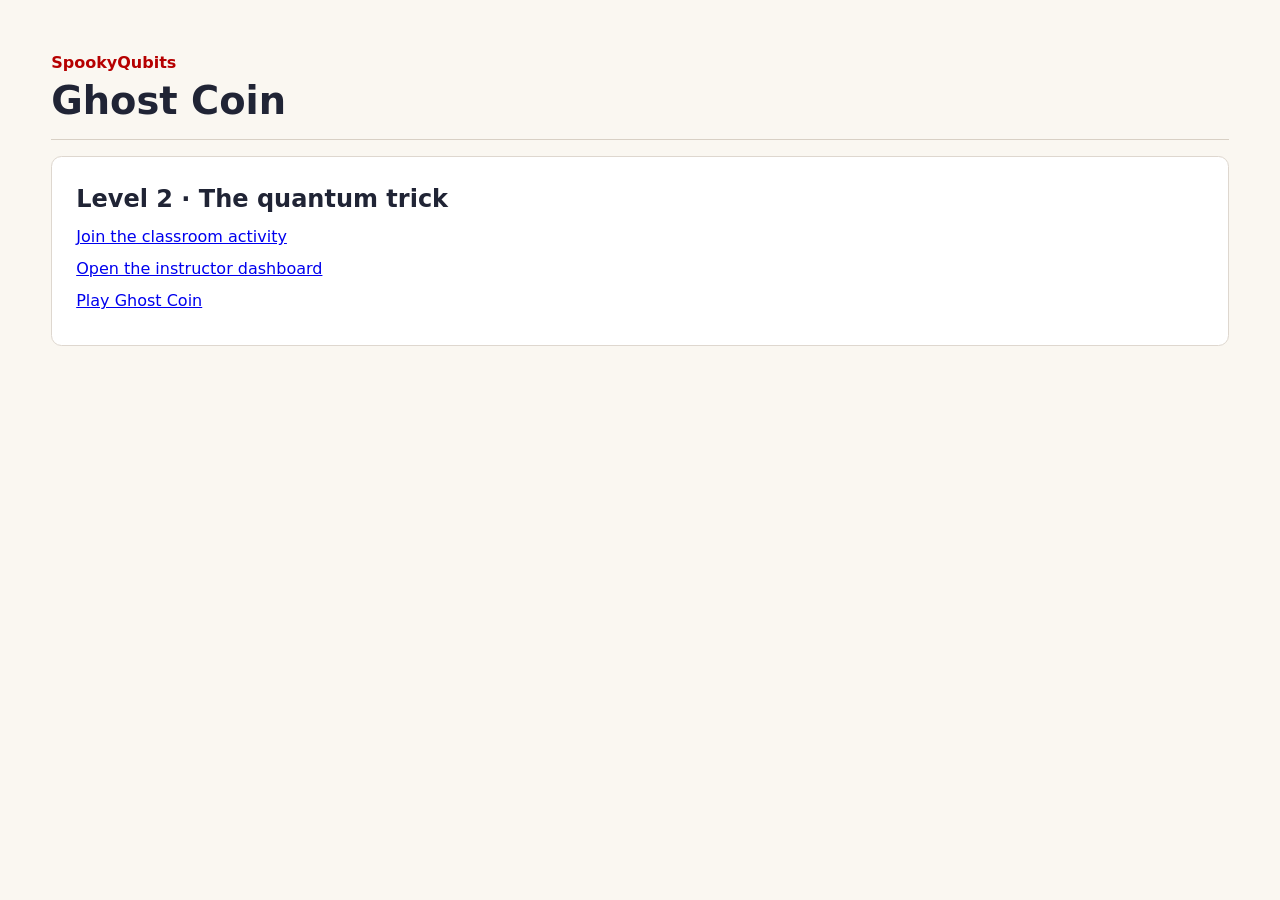
<file: index.html>
<!doctype html>
<html lang="en">
<head>
<meta charset="utf-8">
<meta name="viewport" content="width=device-width,initial-scale=1">
<meta http-equiv="Content-Security-Policy" content="default-src 'none'; style-src 'self'; base-uri 'none'; form-action 'none'">
<title>Ghost Coin · Level 2 classroom activity</title>
<link rel="stylesheet" href="./analytics/instructor.css">
</head>
<body>
<main>
  <header>
    <div><p class="brand">SpookyQubits</p><h1>Ghost Coin</h1></div>
  </header>
  <section aria-labelledby="level-title">
    <h2 id="level-title">Level 2 · The quantum trick</h2>
    <p><a href="./games/ghost-coin.html?classroom=1">Join the classroom activity</a></p>
    <p><a href="./instructor.html">Open the instructor dashboard</a></p>
    <p><a href="./games/ghost-coin.html">Play Ghost Coin</a></p>
  </section>
</main>
</body>
</html>
</file>
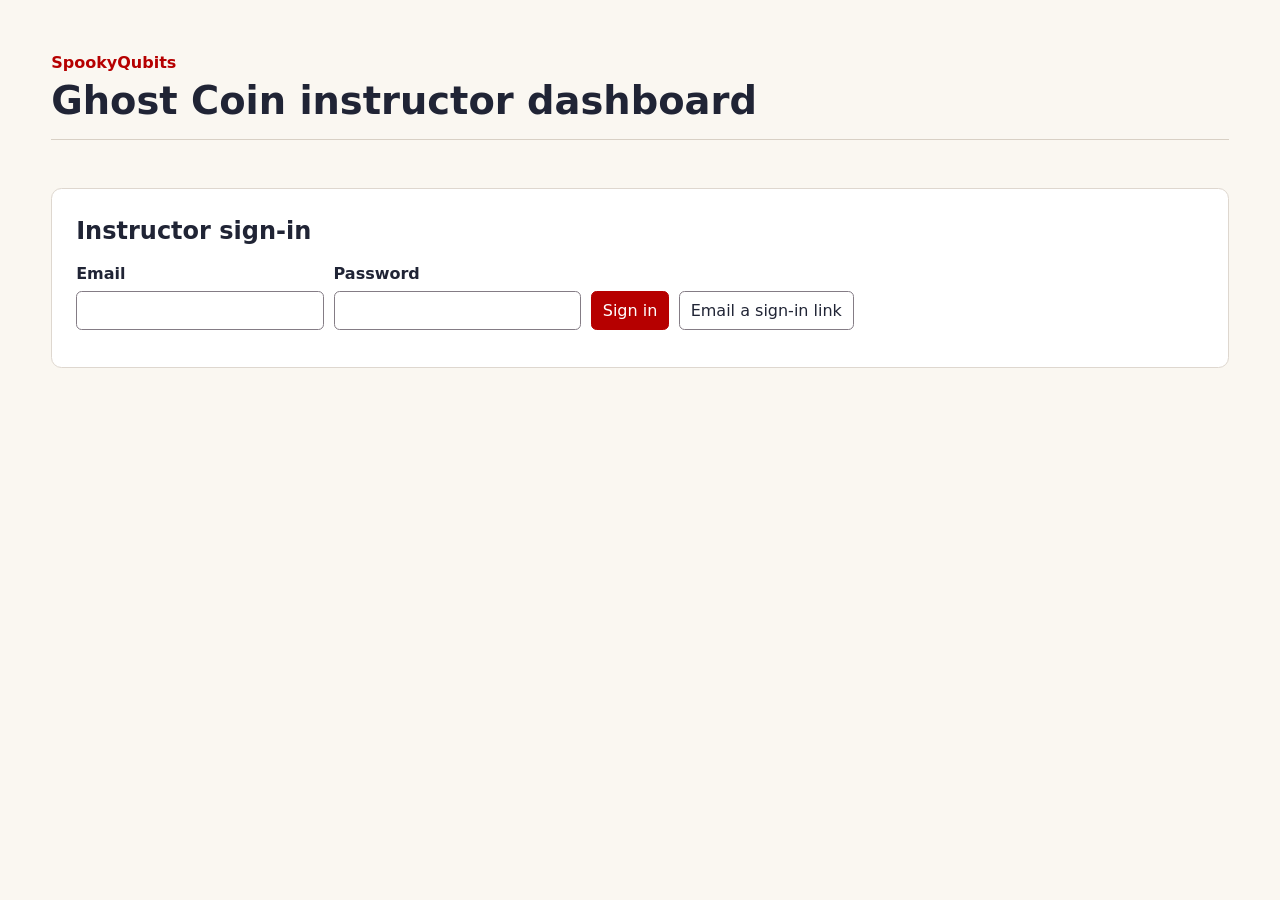
<file: instructor.html>
<!doctype html>
<html lang="en">
<head>
<meta charset="utf-8">
<meta name="viewport" content="width=device-width,initial-scale=1">
<meta http-equiv="Content-Security-Policy" content="default-src 'none'; script-src 'self'; style-src 'self'; connect-src https://*.supabase.co http://localhost:54321 http://127.0.0.1:54321; base-uri 'none'; form-action 'none'">
<meta name="robots" content="noindex">
<meta name="referrer" content="no-referrer">
<title>Ghost Coin · Instructor dashboard</title>
<link rel="stylesheet" href="./analytics/instructor.css">
<script type="module" src="./analytics/instructor.mjs"></script>
</head>
<body>
<main>
  <header>
    <div><p class="brand">SpookyQubits</p><h1>Ghost Coin instructor dashboard</h1></div>
    <button id="logout" type="button" hidden>Sign out</button>
  </header>
  <p id="status" role="status" aria-live="polite"></p>
  <section id="login" aria-labelledby="login-title">
    <h2 id="login-title">Instructor sign-in</h2>
    <form id="login-form">
      <label>Email <input type="email" name="email" autocomplete="email" required></label>
      <label>Password <input type="password" name="password" autocomplete="current-password"></label>
      <button class="primary" name="method" value="password">Sign in</button>
      <button name="method" value="link">Email a sign-in link</button>
    </form>
  </section>
  <div id="dashboard" hidden>
    <section aria-labelledby="classes-title">
      <h2 id="classes-title">Classes</h2>
      <div class="actions">
        <label>Class <select id="class-select"><option value="">Select a class</option></select></label>
        <button id="create-class" type="button">New class</button>
      </div>
      <form id="class-form" hidden>
        <label>Class name <input name="label" maxlength="80" required></label>
        <label>Rounds for credit <input name="rounds" type="number" min="1" max="20" value="1" required></label>
        <label class="check"><input name="open" type="checkbox" checked> Accept enrollment and saves</label>
        <button class="primary">Save class</button>
        <button id="rotate" type="button" hidden>Rotate class code</button>
      </form>
      <p id="new-code" hidden></p>
    </section>
    <section id="reports" aria-labelledby="reports-title" hidden>
      <h2 id="reports-title">Class sessions</h2>
      <p>Visible time covers Level 2 while the tab is visible. Estimated active time extends to 60 seconds after a game action. Visible idle time begins after that. Hidden time is reported separately.</p>
      <div class="actions">
        <button id="refresh" type="button">Refresh</button>
        <button id="class-report-load" type="button" aria-expanded="false" aria-controls="class-report">View quantitative report</button>
        <button id="summary-export" type="button">Export class summary</button>
        <button id="event-export" type="button">Export class events</button>
        <button id="card-export" type="button">Export card plays</button>
      </div>
      <div class="scroll"><table>
        <thead><tr><th>Participant</th><th>Completion</th><th>First / last saved</th><th>Visible / active / idle / hidden</th><th>Resolved / abandoned / restarts</th><th>Human / computer moves</th><th>Session state</th><th>Timeline</th></tr></thead>
        <tbody id="sessions"></tbody>
      </table></div>
      <button id="more-sessions" type="button" hidden>Show more sessions</button>
    </section>
    <section id="class-report" aria-labelledby="class-report-title" hidden>
      <h2 id="class-report-title" tabindex="-1">Quantitative class report</h2>
      <p>Saved Level 2 activity for the selected class. Card counts include choices from unfinished rounds.</p>
      <div id="class-report-content"></div>
      <p class="report-note">Use card choices and outcomes to discuss strategy. Ask students to predict and explain a result to check understanding.</p>
    </section>
    <section id="detail" aria-labelledby="detail-title" hidden>
      <h2 id="detail-title"></h2>
      <p id="detail-id"></p>
      <h3>Completed sequences</h3>
      <ul id="sequences"></ul>
      <h3>Chronological activity</h3>
      <div class="scroll"><table>
        <thead><tr><th>#</th><th>Elapsed time</th><th>Action</th><th>Round</th><th>Details</th></tr></thead>
        <tbody id="events"></tbody>
      </table></div>
      <div class="actions">
        <button id="more-events" type="button" hidden>Show more events</button>
        <button id="delete-participant" type="button" class="danger">Delete participant and activity</button>
      </div>
    </section>
  </div>
  <noscript>This dashboard requires JavaScript.</noscript>
</main>
</body>
</html>
</file>
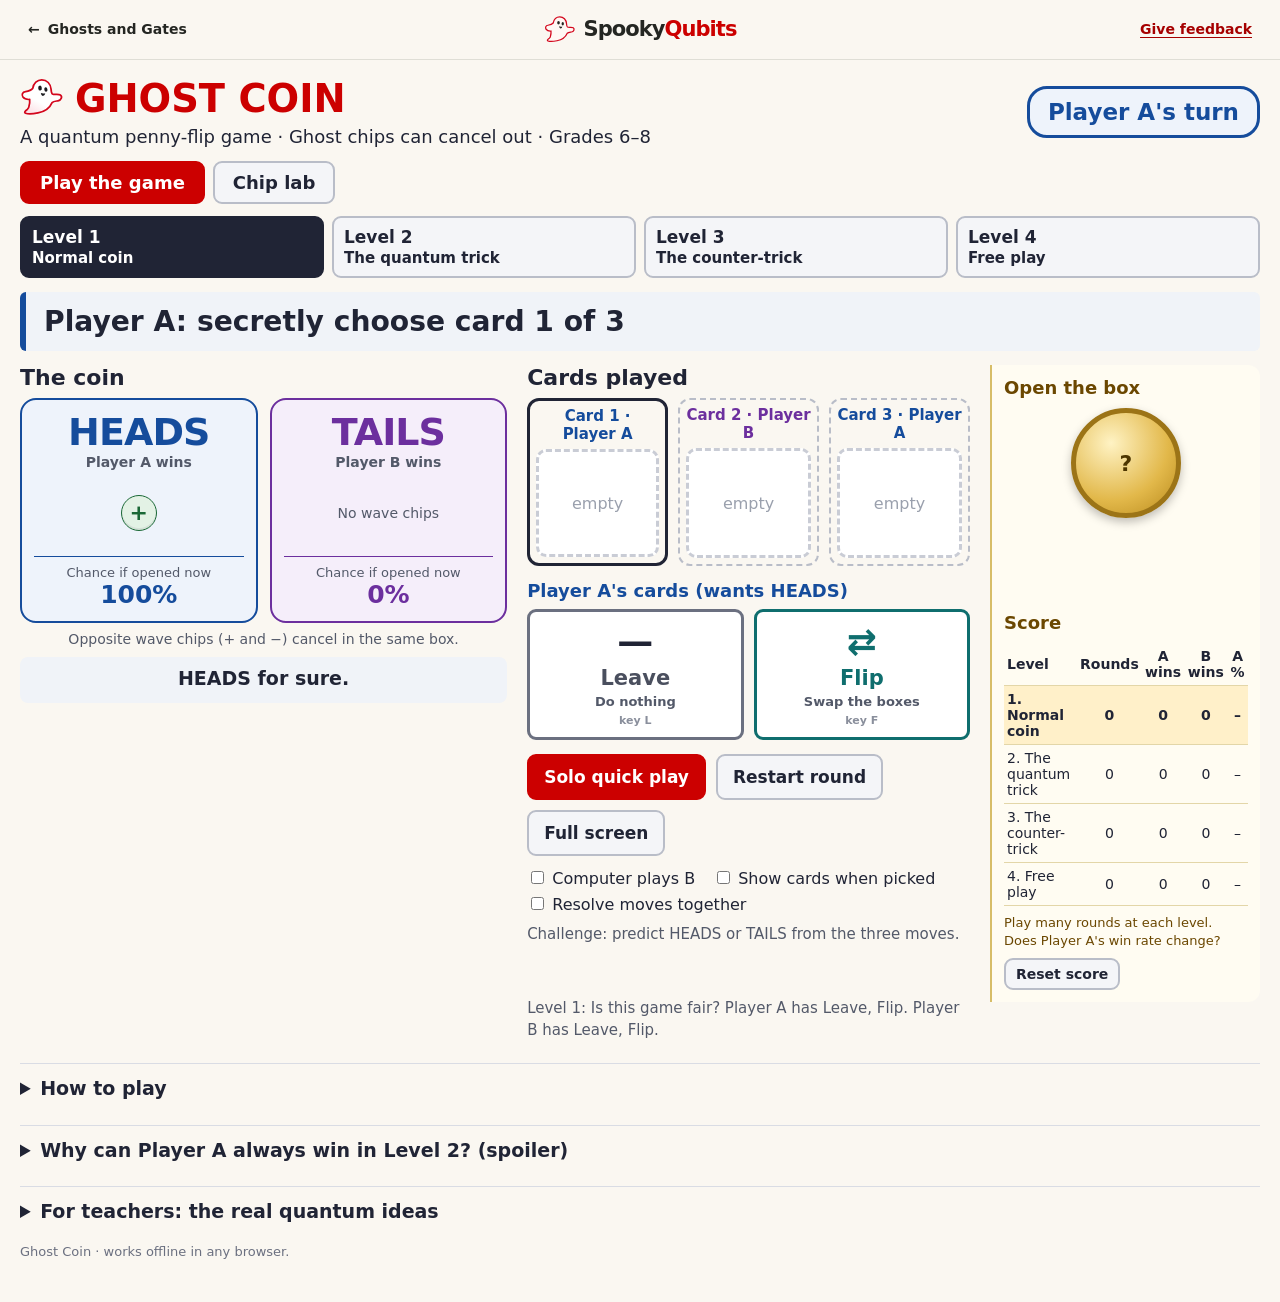
<file: games/ghost-coin.html>
<!doctype html>
<html lang="en">
<head>
<meta charset="utf-8">
<meta name="viewport" content="width=device-width, initial-scale=1">
<meta http-equiv="Content-Security-Policy" content="default-src 'none'; script-src 'self' 'unsafe-inline'; style-src 'unsafe-inline'; connect-src https://*.supabase.co http://localhost:54321 http://127.0.0.1:54321; img-src data:; base-uri 'none'; form-action 'none'">
<title>Ghost Coin — A Quantum Penny-Flip Game</title>
<link rel="icon" type="image/svg+xml" href="data:image/svg+xml,%3Csvg%20xmlns=%22http://www.w3.org/2000/svg%22%20viewBox=%220%200%2064%2064%22%20role=%22img%22%20aria-label=%22Ghost%22%3E%3Cdefs%3E%3ClinearGradient%20id=%22ghostMist%22%20x1=%220.6%22%20y1=%220%22%20x2=%220%22%20y2=%221%22%3E%3Cstop%20offset=%220.55%22%20stop-color=%22%23fff%22/%3E%3Cstop%20offset=%221%22%20stop-color=%22%23fbd6dd%22/%3E%3C/linearGradient%3E%3C/defs%3E%3Cpath%20d=%22M18.5%2018%20C19.5%2010.5%2025%205.5%2031.5%205.5%20C39%205.5%2044.5%2011.5%2045%2019%20C45.2%2022.5%2045.5%2025%2047%2026%20C50%2027.5%2055.5%2025.5%2058.5%2027.5%20C62%2030%2059.5%2035.5%2055%2036%20C51.5%2036.5%2048.5%2036.5%2046.5%2038.5%20C43.5%2045.5%2036%2051.5%2026%2053.5%20C19%2055%2012%2055.5%208%2054%20C5.5%2053%207.5%2050.5%2010.5%2048.5%20C12.5%2047%2013%2045.5%2013%2044%20C14%2040.5%2014.3%2037%2014%2034%20C11%2034.2%206.5%2033.5%204.2%2030.5%20C2%2027.5%203.5%2023%208%2022.5%20C12%2022%2016%2021%2018.5%2018%20Z%22%20fill=%22url%28%23ghostMist%29%22%20stroke=%22%23d3061c%22%20stroke-width=%222.5%22%20stroke-linejoin=%22round%22/%3E%3Cellipse%20cx=%2229%22%20cy=%2217.5%22%20rx=%222.6%22%20ry=%223.6%22%20transform=%22rotate%28-10%2029%2017.5%29%22%20fill=%22%231b1b1f%22/%3E%3Cellipse%20cx=%2237.5%22%20cy=%2219.5%22%20rx=%222.3%22%20ry=%223.3%22%20transform=%22rotate%28-10%2037.5%2019.5%29%22%20fill=%22%231b1b1f%22/%3E%3Cpath%20d=%22M30.2%2024.6%20Q33.4%2025.8%2036.6%2024.9%20Q36%2029.2%2033%2029%20Q30.6%2028.6%2030.2%2024.6%20Z%22%20fill=%22%231b1b1f%22/%3E%3C/svg%3E">
<style>
:root { color-scheme: light; font-family: "Avenir Next", Avenir, "Segoe UI", system-ui, sans-serif; color: #202435; background: #faf7f1;
  --brand: #cc0000; --a: #154c9c; --b: #6c2f9e; --plus: #1d7a3a; --minus: #c0182a; --gold: #8c6000; }
* { box-sizing: border-box; }
body { margin: 0; }
.app { max-width: 1560px; margin: auto; padding: 16px 20px 30px; }
header { display: flex; justify-content: space-between; align-items: center; gap: 20px; }
h1 { margin: 0; color: var(--brand); font-size: clamp(26px, 3vw, 40px); }
.ghost-icon { width: 1.15em; height: 1.15em; vertical-align: -0.2em; margin-right: .28em; }
.subtitle { margin: 5px 0 0; font-size: 18px; }
.badge { border: 3px solid #bec8be; border-radius: 20px; padding: 10px 18px; font-weight: bold; font-size: clamp(17px, 1.8vw, 23px); white-space: nowrap; }
.badge.A { color: var(--a); border-color: var(--a); background: #eef3fb; }
.badge.B { color: var(--b); border-color: var(--b); background: #f5eefa; }
.badge.done { color: #202435; background: #f0f3f8; }
button { font: inherit; cursor: pointer; border: 2px solid #b9bdc8; border-radius: 9px; background: #f4f5f8; color: #202435; font-weight: bold; }
button:hover:enabled { background: #e6eaf3; border-color: #50586c; }
button:focus-visible { outline: 4px solid #985800; outline-offset: 3px; }
button:disabled { cursor: default; opacity: .42; }
.tabs { display: flex; gap: 8px; margin: 14px 0 0; }
.tabs button { padding: 9px 18px; font-size: 18px; }
.tabs button[aria-pressed="true"] { background: var(--brand); border-color: var(--brand); color: #fff; }
#levels { display: grid; grid-template-columns: repeat(4, 1fr); gap: 8px; margin: 12px 0 0; }
#levels button { padding: 9px 10px; font-size: 15px; text-align: left; line-height: 1.25; }
#levels button strong { display: block; font-size: 17px; }
#levels button[aria-pressed="true"] { background: #202435; border-color: #202435; color: #fff; }
#status { font-size: clamp(21px, 2.2vw, 29px); font-weight: bold; margin: 14px 0; padding: 13px 18px; background: #f0f3f8; border-left: 6px solid var(--brand); border-radius: 6px; }
#status.A { border-left-color: var(--a); } #status.B { border-left-color: var(--b); }
.play-area { display: grid; grid-template-columns: minmax(330px, 1.1fr) minmax(300px, 1fr) minmax(220px, 270px); gap: 20px; align-items: start; }
h2 { font-size: 22px; margin: 0 0 8px; }
/* coin table */
.coin-table { display: grid; grid-template-columns: repeat(2, minmax(0, 1fr)); gap: 12px; }
.box { border: 2px solid; border-radius: 16px; padding: 12px; display: flex; flex-direction: column; min-height: 208px; }
.box.heads { border-color: var(--a); background: #eef3fb; }
.box.tails { border-color: var(--b); background: #f5eefa; }
.box h3 { margin: 0; text-align: center; font-size: clamp(25px, 3.4vw, 38px); font-weight: 850; line-height: 1.1; letter-spacing: -.025em; }
.box.heads h3 { color: var(--a); } .box.tails h3 { color: var(--b); }
.box .who { text-align: center; font-size: 14px; font-weight: bold; color: #535969; }
.chips { flex: 1; display: flex; flex-wrap: wrap; align-content: center; align-items: center; justify-content: center; gap: 6px; min-height: 86px; padding: 10px 0; }
.chip { width: clamp(28px, 7vw, 36px); aspect-ratio: 1; border-radius: 50%; display: grid; place-items: center; font-size: 22px; font-weight: 800; line-height: 1;
  border: 1px solid currentColor; box-shadow: inset 0 -2px 0 #25213714; }
.chip.plus { color: #1a6836; background: #e3f2e5; } .chip.minus { color: #a52135; background: #fbe5e7; }
.box-odds { margin-top: auto; border-top: 1px solid currentColor; padding-top: 8px; text-align: center; }
.heads .box-odds { color: var(--a); } .tails .box-odds { color: var(--b); }
.box-odds span { display: block; color: #535969; font-size: 13px; }
.box-odds strong { font-size: 25px; font-variant-numeric: tabular-nums; }
.chip.new { animation: pop .4s ease-out; }
.chip.moved { animation: slide .4s ease-out; }
.chip.changed { animation: turn .5s ease-in-out; }
.cancel-pair { position: relative; display: inline-flex; align-items: center; justify-content: center; gap: 5px; padding: 3px; border-radius: 999px; border: 1px dashed #9c6c30; background: #fff8e4; }
.cancel-pair .chip { animation: cancel-wave .8s .25s ease-in-out both; }
.cancel-pair .chip:first-child { --meet: 18px; }
.cancel-pair .chip:last-child { --meet: -18px; }
.cancel-pair::after { position: absolute; content: '0'; color: #734e11; font-weight: 800; animation: show-zero .2s .95s both; }
.quick-cancel { display: flex; align-items: center; flex-wrap: wrap; gap: 8px; margin-top: 10px; font-size: 14px; font-weight: 650; }
.quick-cancel[hidden] { display: none; }
.quick-cancel .chip { width: 24px; font-size: 17px; }
@keyframes pop { from { transform: scale(.2); opacity: 0; } 70% { transform: scale(1.12); } to { transform: scale(1); opacity: 1; } }
@keyframes slide { from { transform: translateY(-14px); opacity: .3; } to { transform: none; opacity: 1; } }
@keyframes turn { 0% { transform: rotateY(0); } 50% { transform: rotateY(90deg); } 100% { transform: rotateY(0); } }
@keyframes cancel-wave { 0%, 20% { opacity: 1; } 65% { opacity: 1; transform: translateX(var(--meet)); } 100% { opacity: 0; transform: translateX(var(--meet)) scale(.45); } }
@keyframes show-zero { from { opacity: 0; } to { opacity: 1; } }
.empty { color: #535969; font-size: 14px; }
.state-note { margin: 10px 0 0; font-size: 19px; font-weight: bold; text-align: center; padding: 10px; background: #f0f3f8; border-radius: 8px; min-height: 46px; }
.wave-key { margin: 8px 0 0; text-align: center; color: #535969; font-size: 14px; }
/* cards */
.slots { display: grid; grid-template-columns: repeat(3, 1fr); gap: 10px; margin-bottom: 14px; }
.slot { border: 2px dashed #b9bdc8; border-radius: 12px; min-height: 168px; padding: 6px; display: flex; flex-direction: column; align-items: stretch; gap: 6px; }
.slot .lbl { font-size: 15px; font-weight: bold; text-align: center; }
.slot .lbl.A { color: var(--a); } .slot .lbl.B { color: var(--b); }
.slot.next { border: 3px solid #202435; }
.slot.active { border: 3px solid var(--gold); background: #fff7da; }
.card { border-radius: 10px; padding: 8px 6px; text-align: center; border: 3px solid #202435; background: #fff; flex: 1; display: flex; flex-direction: column; align-items: center; justify-content: center; }
.card .icon { font-size: 38px; line-height: 1; height: 40px; display: grid; place-items: center; }
.card .nm { font-size: 21px; font-weight: 800; margin-top: 4px; }
.card .rl { font-size: 13px; margin-top: 4px; color: #535969; font-weight: bold; line-height: 1.2; }
.card.back { background: repeating-linear-gradient(45deg, #202435 0 10px, #2d3452 10px 20px); color: #fff; }
.card.back .icon { font-size: 34px; }
.gi { width: 40px; height: 40px; }
.leave { border-color: #6b7080 !important; } .leave .nm { color: #4a4f5e; }
.flip { border-color: #0f6e6e !important; } .flip .nm, .flip .icon { color: #0f6e6e; }
.sign { border-color: #b35c00 !important; } .sign .nm, .sign .icon { color: #b35c00; }
.ghost { border-color: var(--brand) !important; } .ghost .nm { color: var(--brand); }
.hand { display: grid; grid-template-columns: repeat(auto-fit, minmax(118px, 1fr)); gap: 10px; }
.hand button { padding: 10px 6px; display: flex; flex-direction: column; align-items: center; justify-content: center; min-height: 118px; background: #fff; border-width: 3px; }
.hand button .icon { font-size: 36px; height: 40px; display: grid; place-items: center; line-height: 1; }
.hand button .nm { font-size: 21px; margin-top: 4px; }
.hand button .rl { font-size: 13px; color: #535969; margin-top: 4px; line-height: 1.2; }
.hand button kbd { font-size: 11px; color: #8a8f9c; margin-top: 4px; font-family: inherit; }
.hand-title { font-size: 18px; font-weight: bold; margin: 0 0 8px; }
.hand-title.A { color: var(--a); } .hand-title.B { color: var(--b); }
.actions { display: flex; flex-wrap: wrap; gap: 10px; margin-top: 14px; }
.actions button { padding: 11px 15px; font-size: 17px; }
.primary { background: var(--brand) !important; border-color: var(--brand) !important; color: #fff !important; }
.primary:hover:enabled { background: #a30000 !important; }
.blue { background: var(--a) !important; border-color: var(--a) !important; color: #fff !important; }
.options { display: flex; flex-wrap: wrap; gap: 6px 18px; margin-top: 12px; font-size: 16px; }
.options label { cursor: pointer; }
#event { min-height: 26px; font-size: 18px; line-height: 1.4; margin: 14px 0 0; }
.hint { color: #535969; font-size: 15px; line-height: 1.45; margin: 10px 0 0; }
/* side pane */
.side { padding: 12px; border-left: 2px solid #d7bd68; background: #fffcf2; border-radius: 0 12px 12px 0; }
.side h2 { color: #6b4700; font-size: 18px; margin-bottom: 10px; }
.coin-wrap { display: grid; place-items: center; margin: 6px 0 12px; perspective: 600px; }
.toss-coin { width: 110px; height: 110px; border-radius: 50%; display: grid; place-items: center; font-size: 22px; font-weight: 800; color: #4d3600;
  background: radial-gradient(circle at 35% 30%, #fff3c4, #e2b84a 60%, #b98a1c); border: 5px solid #9c7417; box-shadow: 0 4px 10px rgba(0,0,0,.25); }
.toss-coin.spin { animation: coinspin 1.3s ease-out; }
@keyframes coinspin { from { transform: rotateY(0) translateY(0); } 40% { transform: rotateY(900deg) translateY(-40px); } to { transform: rotateY(1800deg) translateY(0); } }
#result { font-size: 20px; font-weight: bold; text-align: center; min-height: 54px; line-height: 1.3; }
#result.A { color: var(--a); } #result.B { color: var(--b); }
table.score { width: 100%; border-collapse: collapse; font-size: 14px; margin-top: 8px; }
table.score th, table.score td { border-bottom: 1px solid #e3d6a8; padding: 5px 3px; text-align: center; }
table.score th:first-child, table.score td:first-child { text-align: left; }
table.score tr.current { background: #fff0c9; font-weight: bold; }
.side .small { font-size: 13px; color: #6b4700; line-height: 1.35; margin: 8px 0 0; }
/* lab */
#lab-view { display: none; }
body[data-tab="lab"] #lab-view { display: block; }
body[data-tab="lab"] #play-view, body[data-tab="lab"] #levels { display: none; }
.lab-area { display: grid; grid-template-columns: minmax(330px, 1.1fr) minmax(300px, 1fr); gap: 20px; align-items: start; }
.history { display: flex; flex-wrap: wrap; gap: 6px; min-height: 36px; margin: 10px 0; align-items: center; }
.history span { border: 2px solid; border-radius: 8px; padding: 4px 8px; font-weight: bold; font-size: 15px; background: #fff; }
.history .arrow { border: none; padding: 0; color: #8a8f9c; }
.presets { display: flex; flex-wrap: wrap; gap: 8px; margin-top: 8px; }
.presets button { padding: 8px 10px; font-size: 15px; }
details { margin-top: 22px; font-size: 17px; line-height: 1.5; border-top: 1px solid #d9dce4; padding-top: 10px; }
summary { font-weight: bold; font-size: 19px; cursor: pointer; }
details table { border-collapse: collapse; margin: 8px 0; }
details td, details th { border: 1px solid #d9dce4; padding: 5px 10px; text-align: left; }
.credit { font-size: 13px; color: #6b7080; margin-top: 18px; }
@media (max-width: 1100px) { .play-area { grid-template-columns: 1fr 1fr; } .side { grid-column: 1 / -1; border-left: none; border-top: 2px solid #d7bd68; border-radius: 0 0 12px 12px; } #levels { grid-template-columns: 1fr 1fr; } }
@media (max-width: 820px) { .play-area, .lab-area { grid-template-columns: 1fr; } }
@media (max-width: 650px) {
  .app { padding: 12px 12px 24px; }
  header { flex-wrap: wrap; gap: 8px; }
  .subtitle { font-size: 15px; }
  .badge { font-size: 14px; padding: 5px 10px; }
  .coin-table { gap: 8px; }
  .box { padding: 8px; min-height: 182px; }
  .box-odds strong { font-size: 22px; }
  .slots { gap: 5px; }
  .slot { padding: 4px; min-width: 0; }
  .card .nm { font-size: 17px; }
  .actions button { min-height: 44px; }
}
@media (prefers-reduced-motion: reduce) {
  .chip, .cancel-pair .chip, .toss-coin.spin { animation: none; }
  .cancel-pair::after { content: none; }
}
</style>
<style>
.sq-game-header {
  box-sizing: border-box;
  display: grid;
  grid-template-columns: minmax(0, 1fr) auto minmax(0, 1fr);
  align-items: center;
  gap: clamp(4px, 1vw, 16px);
  min-height: 60px;
  margin: 0;
  padding: 4px clamp(8px, 2.4vw, 28px);
  border: 0;
  border-bottom: 1px solid #dfded6;
  background: #faf7f1;
  color: #242622;
  font: 700 14px/1.25 "Avenir Next", Avenir, "Segoe UI", system-ui, sans-serif;
}
.sq-game-header a {
  display: inline-flex;
  align-items: center;
  gap: 8px;
  min-width: 0;
  min-height: 44px;
  color: inherit;
  text-decoration: none;
}
.sq-game-header a:focus-visible { outline: 3px solid #1363c4; outline-offset: 2px; }
.sq-game-header a:hover { color: #a60000; }
.sq-game-header .sq-game-back { justify-self: start; }
.sq-game-header .sq-game-brand {
  justify-self: center;
  font-size: 21px;
  font-weight: 850;
  letter-spacing: -.045em;
  white-space: nowrap;
}
.sq-game-brand svg { display: block; flex: none; width: 32px; height: 32px; }
.sq-game-brand .sq-brand-red { color: #cc0000; }
.sq-game-header .sq-game-feedback {
  justify-self: end;
  color: #a60000;
  text-align: right;
  text-decoration: underline;
  text-underline-offset: 3px;
}
/* The launcher already shows this header above the embedded game. */
.sq-game-header:target { display: none; }
@media (max-width: 540px) {
  .sq-game-header { min-height: 54px; font-size: 11px; }
  .sq-game-header a { gap: 4px; }
  .sq-game-header .sq-game-brand { font-size: 17px; }
  .sq-game-brand svg { width: 24px; height: 24px; }
}
@media print { .sq-game-header { display: none; } }
#gca-classroom { margin: 1rem 0; padding: 1rem; background: #fff; border: 1px solid #ded7cf; border-left: 4px solid var(--brand); border-radius: .5rem; }
#gca-classroom h2 { margin: 0 0 .35rem; }
#gca-classroom p { margin: .35rem 0; }
#gca-enrollment label { display: grid; gap: .25rem; flex: 1 1 11rem; font-weight: 600; }
#gca-enrollment > div { display: flex; flex-wrap: wrap; gap: .7rem; margin: .85rem 0; }
#gca-enrollment input { font: inherit; min-width: 0; padding: .55rem; border: 1px solid #8b8690; border-radius: .35rem; }
#gca-enrollment button { color: #fff; background: var(--brand); border: 1px solid var(--brand); padding: .5rem .9rem; }
#gca-credit { font-weight: 700; }
</style>
</head>
<body data-tab="play">
<header class="sq-game-header" id="sq-embedded-header">
  <a class="sq-game-back" href="https://spookyqubits.com/ghosts-and-gates.html"><span aria-hidden="true">←</span><span>Ghosts and Gates</span></a>
  <a class="sq-game-brand" href="https://spookyqubits.com/" aria-label="SpookyQubits home"><svg aria-hidden="true" xmlns="http://www.w3.org/2000/svg" viewBox="0 0 64 64"><path d="M18.5 18C19.5 10.5 25 5.5 31.5 5.5C39 5.5 44.5 11.5 45 19C45.2 22.5 45.5 25 47 26C50 27.5 55.5 25.5 58.5 27.5C62 30 59.5 35.5 55 36C51.5 36.5 48.5 36.5 46.5 38.5C43.5 45.5 36 51.5 26 53.5C19 55 12 55.5 8 54C5.5 53 7.5 50.5 10.5 48.5C12.5 47 13 45.5 13 44C14 40.5 14.3 37 14 34C11 34.2 6.5 33.5 4.2 30.5C2 27.5 3.5 23 8 22.5C12 22 16 21 18.5 18Z" fill="#fff8f4" stroke="#d3061c" stroke-width="2.5" stroke-linejoin="round"/><ellipse cx="29" cy="17.5" rx="2.6" ry="3.6" fill="#242622"/><ellipse cx="37.5" cy="19.5" rx="2.3" ry="3.3" fill="#242622"/><path d="M30.2 24.6Q33.4 25.8 36.6 24.9Q36 29.2 33 29Q30.6 28.6 30.2 24.6Z" fill="#242622"/></svg><span>Spooky<span class="sq-brand-red">Qubits</span></span></a>
  <a class="sq-game-feedback" href="https://docs.google.com/forms/d/e/1FAIpQLSdiWw4IEz4JX5UsgAScpl-tIXpiNDkJQhgm2joPpMu232BCnw/viewform" target="_blank" rel="noopener" aria-label="Give feedback (opens in a new tab)">Give feedback</a>
</header>
<svg width="0" height="0" style="position:absolute" aria-hidden="true" focusable="false"><defs>
<linearGradient id="ghostMist" x1="0.6" y1="0" x2="0" y2="1"><stop offset="0.55" stop-color="#fff"/><stop offset="1" stop-color="#fbd6dd"/></linearGradient>
<symbol id="ghost" viewBox="0 0 64 64"><path d="M18.5 18 C19.5 10.5 25 5.5 31.5 5.5 C39 5.5 44.5 11.5 45 19 C45.2 22.5 45.5 25 47 26 C50 27.5 55.5 25.5 58.5 27.5 C62 30 59.5 35.5 55 36 C51.5 36.5 48.5 36.5 46.5 38.5 C43.5 45.5 36 51.5 26 53.5 C19 55 12 55.5 8 54 C5.5 53 7.5 50.5 10.5 48.5 C12.5 47 13 45.5 13 44 C14 40.5 14.3 37 14 34 C11 34.2 6.5 33.5 4.2 30.5 C2 27.5 3.5 23 8 22.5 C12 22 16 21 18.5 18 Z" fill="url(#ghostMist)" stroke="#d3061c" stroke-width="2.5" stroke-linejoin="round"/><ellipse cx="29" cy="17.5" rx="2.6" ry="3.6" transform="rotate(-10 29 17.5)" fill="#1b1b1f"/><ellipse cx="37.5" cy="19.5" rx="2.3" ry="3.3" transform="rotate(-10 37.5 19.5)" fill="#1b1b1f"/><path d="M30.2 24.6 Q33.4 25.8 36.6 24.9 Q36 29.2 33 29 Q30.6 28.6 30.2 24.6 Z" fill="#1b1b1f"/></symbol></defs></svg>
<main class="app">
  <section id="gca-classroom" aria-labelledby="gca-title" hidden>
    <h2 id="gca-title">Level 2 classroom activity</h2>
    <p id="gca-notice">This activity records your game choices and time in Level 2 to help improve learning. Completion credit does not depend on your speed or score.</p>
    <form id="gca-enrollment" aria-describedby="gca-notice" autocomplete="off">
      <div>
        <label>Class code <input name="classCode" required maxlength="16" spellcheck="false" autocapitalize="characters"></label>
        <label>Your name <input name="name" required maxlength="80"></label>
        <label>Second player’s name (optional) <input name="partner" maxlength="80"></label>
      </div>
      <button type="submit">Join class</button>
    </form>
    <p id="gca-save" role="status" aria-live="polite"></p>
    <p id="gca-credit" role="status"></p>
  </section>
  <header>
    <div><h1><svg class="ghost-icon" aria-hidden="true" focusable="false"><use href="#ghost"/></svg>GHOST COIN</h1>
    <p class="subtitle">A quantum penny-flip game · Ghost chips can cancel out · Grades 6–8</p></div>
    <span class="badge" id="turn-badge"></span>
  </header>
  <nav class="tabs" aria-label="Choose a view">
    <button id="tab-play" aria-pressed="true">Play the game</button>
    <button id="tab-lab" aria-pressed="false">Chip lab</button>
  </nav>
  <div id="levels" role="group" aria-label="Choose a level"></div>
  <div id="status" role="status" aria-live="polite"></div>

  <div id="play-view">
    <div class="play-area">
      <section aria-label="The coin">
        <h2>The coin</h2>
        <div class="coin-table" id="coin"></div>
        <p class="wave-key">Opposite wave chips (+ and −) cancel in the same box.</p>
        <div class="quick-cancel" id="quick-cancel" hidden></div>
        <p class="state-note" id="note" role="status"></p>
      </section>
      <section aria-label="Cards">
        <h2>Cards played</h2>
        <div class="slots" id="slots"></div>
        <div id="hand-wrap"><p class="hand-title" id="hand-title"></p><div class="hand" id="hand"></div></div>
        <div class="actions">
          <button id="solo" class="primary">Solo quick play</button>
          <button id="reveal" class="primary" hidden>Reveal the cards</button>
          <button id="step" class="primary" hidden>Next step ▶</button>
          <button id="autoplay" hidden>Play all</button>
          <button id="open" class="blue" hidden>Open the box</button>
          <button id="toss" class="blue" hidden>Toss the real coin</button>
          <button id="next-round" class="primary" hidden>Next round</button>
          <button id="restart">Restart round</button>
          <button id="fullscreen">Full screen</button>
        </div>
        <div class="options">
          <label><input type="checkbox" id="cpu-b"> Computer plays B</label>
          <label><input type="checkbox" id="show-cards"> Show cards when picked</label>
          <label><input type="checkbox" id="quick-play"> Resolve moves together</label>
        </div>
        <p id="challenge-goal" class="hint"></p>
        <p id="odds" aria-live="polite"></p>
        <p id="event" aria-live="polite"></p>
        <p class="hint" id="hint"></p>
      </section>
      <aside class="side" aria-labelledby="side-h">
        <h2 id="side-h">Open the box</h2>
        <div class="coin-wrap"><div class="toss-coin" id="toss-coin">?</div></div>
        <p id="result" aria-live="polite"></p>
        <h2>Score</h2>
        <table class="score" id="score"></table>
        <p class="small">Play many rounds at each level. Does Player A's win rate change?</p>
        <button id="reset-score" style="margin-top:8px;padding:6px 10px;font-size:14px">Reset score</button>
      </aside>
    </div>
  </div>

  <div id="lab-view">
    <div class="lab-area">
      <section aria-label="Lab coin">
        <h2>The coin</h2>
        <div class="coin-table" id="lab-coin"></div>
        <p class="wave-key">Opposite wave chips (+ and −) cancel in the same box.</p>
        <p class="state-note" id="lab-note" role="status"></p>
        <div class="history" id="lab-history" aria-label="Moves so far"></div>
      </section>
      <section aria-label="Lab cards">
        <h2>Try any card</h2>
        <div class="hand" id="lab-hand"></div>
        <p class="hand-title" style="margin-top:16px">Try these</p>
        <div class="presets" id="presets"></div>
        <div class="actions">
          <button id="lab-open" class="blue">Open the box</button>
          <button id="lab-reset" class="primary">Start over (HEADS)</button>
        </div>
        <p id="lab-event" aria-live="polite" style="font-size:18px;min-height:52px;line-height:1.4;margin-top:14px"></p>
      </section>
    </div>
  </div>

  <details><summary>How to play</summary>
    <p>The coin starts on <strong>HEADS</strong>. Player A wants it to stay there. Player B wants <strong>TAILS</strong>.</p>
    <ol>
      <li><strong>Pick your cards in secret.</strong> A picks first, then B, then A again. Reveal the three cards and play them in that order.</li>
      <li><strong>Move the chips.</strong> Use the card rules below. After each move, remove a green and a red chip together whenever they share a box. Two chips of the same color in a box become one.</li>
      <li><strong>Open the box.</strong> If only one side has chips left, it wins. If both sides have chips, each has a 50% chance. At a tabletop, flip a coin to decide.</li>
    </ol>
    <table><tr><th>Card</th><th>What you do</th></tr>
      <tr><td>Leave</td><td>Keep the chips where they are.</td></tr>
      <tr><td>Flip</td><td>Swap everything in the HEADS and TAILS boxes.</td></tr>
      <tr><td>Sign</td><td>Change the color of every chip in the TAILS box.</td></tr>
      <tr><td>Ghost</td><td>Split each chip into two, one for each box. Keep the original color for both copies of a HEADS chip. For a TAILS chip, change the color of the copy that goes into TAILS.</td></tr></table>
    <p><strong>Playing alone?</strong> Choose <strong>Solo quick play</strong>. You play A at Level 2 and pick both of A’s cards against the computer. Try to make HEADS certain. Turn off <strong>Resolve moves together</strong> to follow the moves one at a time.</p>
    <p>Start at Level 1 with Leave and Flip. Level 2 gives A the Ghost card. Level 3 gives B the Sign card. At Level 4, both players get all four cards. On a projector, use the card keys L, F, S, and G to keep choices private.</p>
  </details>
  <details><summary>Why can Player A always win in Level 2? (spoiler)</summary>
    <p>Try <strong>Ghost → any B move → Ghost</strong>. A’s first Ghost card puts a green chip in each box. B can leave them alone or swap them. Either way, A starts the last move with a green chip in each box.</p>
    <p>After the second Ghost, HEADS has two green chips. TAILS has a green chip and a red chip, so they cancel. HEADS is the only possible result.</p>
    <p>Now try B’s Sign card at Level 3. The boxes still show 50/50 before A’s last move, but the colors differ. The second Ghost makes the HEADS chips cancel this time and leaves TAILS.</p>
  </details>
  <details><summary>For teachers: the real quantum ideas</summary>
    <p>After students solve Level 2, play it again with B’s Sign card. Pause before A’s last Ghost move. Have students predict the outcome from the chip colors, then compare their prediction with the displayed 50/50 odds. Ask why the color mattered on the next move.</p>
    <table><tr><th>What students see</th><th>The quantum idea</th></tr>
      <tr><td>Green and red chips</td><td>Positive and negative amplitudes. They help determine the odds when you open the box.</td></tr>
      <tr><td>Ghost, Flip, and Sign cards</td><td>Hadamard (H), bit flip (X), and phase flip (Z) gates.</td></tr>
      <tr><td>A green chip and a red chip cancel</td><td>Destructive interference. Two chips of the same color reinforce each other.</td></tr>
      <tr><td>Opening the box gives one result</td><td>Measurement.</td></tr></table>
    <p>With these cards and the HEADS starting state, the coin is always certain HEADS, certain TAILS, or 50/50 when measured. The chip rules reproduce those gate results. A zero pair also makes a concrete example of opposite quantities adding to zero (Common Core 7.NS.A.1a).</p>
    <p>Level 2 is based on David Meyer’s quantum penny-flip game (<i>Physical Review Letters</i> 82, 1052, 1999).</p>
  </details>
  <p class="credit">Ghost Coin · works offline in any browser.</p>
</main>

<script id="logic">
/* ---------- Pure game logic (no page access) ---------- */
(function (root) {
  const gcd = (a, b) => { a = Math.abs(a); b = Math.abs(b); while (b) { [a, b] = [b, a % b]; } return a; };
  const mk = (s, mH, mT, caption, settled) => ({ H: s.H.slice(), T: s.T.slice(), mH: mH || s.H.map(() => ''), mT: mT || s.T.map(() => ''), caption, settled: !!settled });
  function headsChance(s) {
    const weight = chips => chips.reduce((sum, chip) => sum + chip, 0) ** 2;
    const heads = weight(s.H), tails = weight(s.T);
    return heads / (heads + tails);
  }
  function tidyFrames(s) {
    const marks = { H: [], T: [] }, after = { H: [], T: [] }, frames = [];
    const affected = [];
    for (const b of ['H', 'T']) {
      const arr = s[b], plus = [], minus = [];
      arr.forEach((c, i) => (c > 0 ? plus : minus).push(i));
      marks[b] = arr.map(() => '');
      const k = Math.min(plus.length, minus.length);
      for (let j = 0; j < k; j++) { marks[b][plus[j]] = 'pair'; marks[b][minus[j]] = 'pair'; }
      if (k) affected.push(b === 'H' ? 'HEADS' : 'TAILS');
      after[b] = arr.filter((c, i) => marks[b][i] !== 'pair');
    }
    if (affected.length) {
      frames.push(mk(s, marks.H, marks.T, `Opposite wave chips cancel in ${affected.join(' and ')}.`, false));
      frames.push(mk(after, null, null, 'The opposite chips are gone. Check the new odds under each box.', true));
    }
    const g = gcd(after.H.length, after.T.length);
    if (g > 1) {
      for (const b of ['H', 'T']) {
        after[b] = after[b].slice(0, after[b].length / g);
      }
      frames.push(mk(after, null, null, 'The chip counts simplify. The odds stay the same.', true));
    }
    return frames;
  }
  function moveFrames(s, move) {
    if (move === 'leave') return [mk(s, null, null, 'Leave: nothing happens.', true)];
    if (move === 'flip') { const n = { H: s.T.slice(), T: s.H.slice() }; return [mk(n, n.H.map(() => 'moved'), n.T.map(() => 'moved'), 'Flip: the two boxes swap.', true)]; }
    if (move === 'sign') { const n = { H: s.H.slice(), T: s.T.map(c => -c) };
      return [mk(n, null, n.T.map(() => 'changed'), n.T.length ? 'Sign reverses every wave chip in TAILS.' : 'Sign: TAILS is empty, so nothing changes.', true)]; }
    if (move === 'ghost') {
      const n = { H: [...s.H, ...s.T], T: [...s.H, ...s.T.map(c => -c)] };
      const cap = s.T.length ? 'Ghost splits each wave chip into both boxes. The chip that goes from TAILS to TAILS changes sign.'
                             : 'Ghost splits the wave chip into both boxes with the same sign.';
      const t = tidyFrames(n);
      const beforeChance = headsChance(s);
      return [mk(n, n.H.map(() => 'new'), n.T.map(() => 'new'), cap, t.length === 0), ...t]
        .map(frame => frame.settled ? frame : {...frame, beforeChance});
    }
    throw new Error('unknown move ' + move);
  }
  function play(seq, start) { let s = start || { H: [1], T: [] }; const frames = []; for (const m of seq) { const f = moveFrames(s, m); frames.push(...f); const last = f[f.length - 1]; s = { H: last.H, T: last.T }; } return { state: s, frames }; }
  function outcome(s) { if (s.H.length && !s.T.length) return 'H'; if (s.T.length && !s.H.length) return 'T'; return 'toss'; }
  function describe(s) {
    const o = outcome(s);
    if (o === 'H') return 'HEADS for sure.';
    if (o === 'T') return 'TAILS for sure.';
    return s.H[0] === s.T[0] ? 'Matching wave signs. Both outcomes are equally likely.'
                             : 'Opposite wave signs. Both outcomes are equally likely.';
  }
  root.GC = { moveFrames, play, outcome, describe, headsChance };
})(window);
</script>

<script>
/* ---------- Page ---------- */
const $ = s => document.querySelector(s);
const CARDS = {
  leave: { name: 'Leave', key: 'L', icon: '—', rule: 'Do nothing' },
  flip:  { name: 'Flip',  key: 'F', icon: '⇄', rule: 'Swap the boxes' },
  sign:  { name: 'Sign',  key: 'S', icon: '±', rule: 'Reverse the signs in TAILS' },
  ghost: { name: 'Ghost', key: 'G', icon: '<svg class="gi" aria-hidden="true"><use href="#ghost"/></svg>', rule: 'Split into both boxes' }
};
const ALL = ['leave', 'flip', 'sign', 'ghost'];
const LEVELS = [
  { n: 1, title: 'Normal coin', A: ['leave', 'flip'], B: ['leave', 'flip'], q: 'Is this game fair?' },
  { n: 2, title: 'The quantum trick', A: ['leave', 'flip', 'ghost'], B: ['leave', 'flip'], q: 'Can Player A win every time?' },
  { n: 3, title: 'The counter-trick', A: ['leave', 'flip', 'ghost'], B: ['leave', 'flip', 'sign'], q: 'Can Player B fight back?' },
  { n: 4, title: 'Free play', A: ALL, B: ALL, q: 'Out-guess your opponent!' }
];
const ORDER = ['A', 'B', 'A'];
const START = () => ({ H: [1], T: [] });
const rand2 = () => { const a = new Uint32Array(1); crypto.getRandomValues(a); return a[0] % 2; };
const randInt = n => { const a = new Uint32Array(1); crypto.getRandomValues(a); return a[0] % n; };

let S = { roundId: 0, level: 1, phase: 'pick', slot: 0, picks: [null, null, null], frames: [], fi: -1, frameSlot: [], result: null, timer: null, score: {}, odds: null };
let cpuTimer = null, tossTimer = null;
LEVELS.forEach(l => S.score[l.n] = { r: 0, a: 0, b: 0 });
const lvl = () => LEVELS[S.level - 1];
let analytics;
let observedCards = 0;
const inLevel2 = () => S.level === 2 && document.body.dataset.tab === 'play';
const options = () => ({
  computer_b: $('#cpu-b').checked, show_cards: $('#show-cards').checked, resolve_together: $('#quick-play').checked
});
const coinState = frame => ({ H: frame.H, T: frame.T });
function track(type, payload, human = false) {
  if (inLevel2()) analytics?.record(type, payload, { human });
}
function syncClassroom() {
  if (!analytics) return;
  analytics.context(inLevel2());
  if (inLevel2() && S.phase !== 'done') {
    analytics.startRound(S.roundId, { ...options(), initial: START() });
  }
}
function noteRoundReset(reason) {
  track('round_restart', { reason, abandoned: S.phase !== 'done' && S.picks.some(Boolean) }, true);
}

function chipHTML(c, mark = '') {
  const positive = c > 0;
  return `<span class="chip ${positive ? 'plus' : 'minus'} ${mark}" role="img" aria-label="${positive ? 'Plus' : 'Minus'} wave chip">${positive ? '+' : '−'}</span>`;
}
function cancellationPair() {
  return `<span class="cancel-pair" role="img" aria-label="Plus and minus wave chips cancel"><span aria-hidden="true" style="display:contents">${chipHTML(1)}${chipHTML(-1)}</span></span>`;
}
function renderCoin(el, f, measuredChance = null) {
  const heads = measuredChance ?? (f.settled ? GC.headsChance(f) : f.beforeChance);
  const label = measuredChance !== null ? 'Before opening' : f.settled ? 'Chance if opened now' : 'Before this move';
  const box = (key, face, who, arr, marks, chance) => {
    const chipList = arr.map((c, i) => marks[i] === 'pair' ? '' : chipHTML(c, marks[i])).join('');
    const pairs = marks.filter(mark => mark === 'pair').length / 2;
    const waves = arr.length ? chipList + cancellationPair().repeat(pairs) : '<span class="empty">No wave chips</span>';
    return `<div class="box ${key}"><h3>${face}</h3><div class="who">${who}</div><div class="chips">${waves}</div><div class="box-odds"><span>${label}</span><strong>${Math.round(100 * chance)}%</strong></div></div>`;
  };
  el.innerHTML = box('heads', 'HEADS', 'Player A wins', f.H, f.mH, heads) + box('tails', 'TAILS', 'Player B wins', f.T, f.mT, 1 - heads);
}
const hasCancellation = f => f.mH.includes('pair') || f.mT.includes('pair');
function bringCoinIntoView(board) {
  if (!(window.innerWidth <= 650)) return;
  const {top, bottom} = board.getBoundingClientRect();
  if (top < 0 || bottom > window.innerHeight) board.scrollIntoView({block:'nearest', behavior:'instant'});
}
function showQuickCancellation() {
  const frame = S.frames.findLast(hasCancellation);
  const recap = $('#quick-cancel');
  if (!frame) return;
  const faces = [frame.mH.includes('pair') && 'HEADS', frame.mT.includes('pair') && 'TAILS'].filter(Boolean);
  recap.innerHTML = cancellationPair() + `<span>${faces.join(' and ')}: opposite chips canceled during the round.</span>`;
  recap.hidden = false;
  bringCoinIntoView($('#coin').parentElement);
}
function cardHTML(m, back) {
  if (back) return `<div class="card back"><div class="icon"><svg class="gi" aria-hidden="true"><use href="#ghost"/></svg></div><div class="nm">?</div><div class="rl" style="color:#cfd4e4">face-down</div></div>`;
  const c = CARDS[m]; return `<div class="card ${m}"><div class="icon">${c.icon}</div><div class="nm">${c.name}</div><div class="rl">${c.rule}</div></div>`;
}
function handButtons(moves, prefix) {
  return moves.map(m => { const c = CARDS[m]; return `<button class="${m}" data-move="${m}" data-prefix="${prefix}" aria-label="${c.name}: ${c.rule}"><span class="icon">${c.icon}</span><span class="nm">${c.name}</span><span class="rl">${c.rule}</span><kbd>key ${c.key}</kbd></button>`; }).join('');
}

/* ----- play view ----- */
function currentFrame() {
  if (S.fi >= 0) return S.frames[S.fi];
  const s = START(); return { H: s.H, T: s.T, mH: [''], mT: [], caption: '', settled: true };
}
function render() {
  const L = lvl(), f = currentFrame();
  document.querySelectorAll('#levels button').forEach(b => b.setAttribute('aria-pressed', String(+b.dataset.level === S.level)));
  renderCoin($('#coin'), f, S.odds);
  $('#note').textContent = f.settled ? GC.describe(f) : f.caption;
  // slots
  const activeSlot = S.fi >= 0 ? S.frameSlot[S.fi] : -1;
  $('#slots').innerHTML = ORDER.map((p, i) => {
    const pick = S.picks[i];
    const faceUp = pick && (S.phase !== 'pick' && S.phase !== 'ready' ? (activeSlot >= i || S.phase === 'open' || S.phase === 'toss' || S.phase === 'done') : $('#show-cards').checked);
    const cls = ['slot', S.phase === 'pick' && S.slot === i ? 'next' : '', activeSlot === i && S.phase === 'playing' ? 'active' : ''].join(' ');
    return `<div class="${cls}"><div class="lbl ${p}">Card ${i + 1} · Player ${p}</div>${pick ? cardHTML(pick, !faceUp) : '<div class="card" style="border-style:dashed;border-color:#c9ccd5;color:#9aa0ad">empty</div>'}</div>`;
  }).join('');
  // hand
  const picking = S.phase === 'pick';
  $('#hand-wrap').hidden = !picking;
  if (picking) {
    const p = ORDER[S.slot];
    $('#hand-title').className = 'hand-title ' + p;
    $('#hand-title').textContent = `Player ${p}'s cards (wants ${p === 'A' ? 'HEADS' : 'TAILS'})`;
    $('#hand').innerHTML = handButtons(L[p], 'play');
    const cpu = p === 'B' && $('#cpu-b').checked;
    $('#hand').querySelectorAll('button').forEach(b => b.disabled = cpu);
  }
  // buttons
  $('#reveal').hidden = S.phase !== 'ready';
  $('#step').hidden = $('#autoplay').hidden = S.phase !== 'playing';
  $('#open').hidden = S.phase !== 'open';
  $('#toss').hidden = S.phase !== 'toss';
  $('#next-round').hidden = S.phase !== 'done';
  $('#autoplay').textContent = S.timer ? 'Pause' : 'Play all';
  // status + badge
  const st = $('#status'), badge = $('#turn-badge');
  st.className = ''; badge.className = 'badge';
  if (S.phase === 'pick') {
    const p = ORDER[S.slot], cpu = p === 'B' && $('#cpu-b').checked;
    st.textContent = cpu ? `Computer (Player B) is choosing card ${S.slot + 1}…` : `Player ${p}: secretly choose card ${S.slot + 1} of 3`;
    st.classList.add(p); badge.classList.add(p); badge.textContent = `Player ${p}'s turn`;
  } else if (S.phase === 'ready') { st.textContent = 'All three cards are face-down. Reveal them!'; badge.classList.add('done'); badge.textContent = 'Ready'; }
  else if (S.phase === 'playing') { const sl = S.frameSlot[S.fi]; st.textContent = sl >= 0 ? `Card ${sl + 1}: Player ${ORDER[sl]} played ${CARDS[S.picks[sl]].name}` : 'The coin starts on HEADS.'; badge.classList.add('done'); badge.textContent = 'Playing cards'; }
  else if (S.phase === 'open') { st.textContent = 'All cards played. Now open the box!'; badge.classList.add('done'); badge.textContent = 'Open the box'; }
  else if (S.phase === 'toss') { st.textContent = 'Chips in both boxes: toss the real coin!'; badge.classList.add('done'); badge.textContent = 'Toss'; }
  else if (S.phase === 'done') { const w = S.result === 'H' ? 'A' : 'B'; st.textContent = `${S.result === 'H' ? 'HEADS' : 'TAILS'}: Player ${w} wins!`; st.classList.add(w); badge.classList.add(w); badge.textContent = `Player ${w} wins`; }
  $('#hint').textContent = `Level ${L.n}: ${L.q} Player A has ${L.A.map(m => CARDS[m].name).join(', ')}. Player B has ${L.B.map(m => CARDS[m].name).join(', ')}.`;
  $('#challenge-goal').textContent = S.level === 2 ? 'Challenge: make HEADS certain with your two cards, whichever card B plays.' :
    S.level === 3 ? 'Challenge: try the quantum trick again. How can B’s Sign card change its chance?' :
    S.level === 4 ? 'Challenge: build a sequence that makes your chosen result certain.' : 'Challenge: predict HEADS or TAILS from the three moves.';
  const p = S.odds;
  $('#odds').textContent = p === null ? '' :
    (S.level === 2 ? (p === 1 ? 'Challenge met: HEADS was certain.' : 'Try again and aim for 100% HEADS.') : '');
  // score
  $('#score').innerHTML = '<tr><th>Level</th><th>Rounds</th><th>A wins</th><th>B wins</th><th>A %</th></tr>' + LEVELS.map(l => {
    const s = S.score[l.n]; return `<tr class="${l.n === S.level ? 'current' : ''}"><td>${l.n}. ${l.title}</td><td>${s.r}</td><td>${s.a}</td><td>${s.b}</td><td>${s.r ? Math.round(100 * s.a / s.r) + '%' : '–'}</td></tr>`;
  }).join('');
  if (S.phase === 'pick' && ORDER[S.slot] === 'B' && $('#cpu-b').checked && !S.cpuPending) {
    S.cpuPending = true;
    const roundId = S.roundId;
    cpuTimer = setTimeout(() => { if (S.roundId !== roundId) return; cpuTimer = null; S.cpuPending = false; if (S.phase === 'pick' && ORDER[S.slot] === 'B' && $('#cpu-b').checked) { const opts = lvl().B; pick(opts[randInt(opts.length)], true); } }, $('#quick-play').checked ? 200 : 800);
  }
}
function pick(move, cpu) {
  if (S.phase !== 'pick') return;
  const p = ORDER[S.slot]; if (!lvl()[p].includes(move)) return;
  if (analytics && inLevel2()) {
    const before = GC.play(S.picks.slice(0, S.slot)).state;
    const after = GC.play([move], before).state;
    track('card_played', {
      card: move, player: p, actor: cpu ? 'computer' : 'human', turn: S.slot + 1,
      before: coinState(before), after: coinState(after)
    }, !cpu);
    observedCards++;
  }
  S.picks[S.slot] = move;
  $('#event').textContent = `✓ ${cpu ? 'Computer' : 'Player ' + p} placed card ${S.slot + 1} face-down.` + (S.slot < 2 ? ` Pass to Player ${ORDER[S.slot + 1]}.` : '');
  S.slot++; if (S.slot > 2) S.phase = 'ready';
  if (S.phase === 'ready' && $('#quick-play').checked) {
    reveal(false);
    S.fi = S.frames.length - 1; S.phase = 'open';
    const sequence = S.picks.map(m => CARDS[m].name).join(' → ');
    $('#event').textContent = sequence + '. ' + currentFrame().caption;
    showQuickCancellation();
    openBox(false); return;
  }
  render();
}
function reveal(human = true) {
  if (S.phase !== 'ready') return;
  track('cards_revealed', { automatic: !human }, human);
  const start = START(); S.frames = [{ H: start.H, T: start.T, mH: [''], mT: [], caption: 'Start: one green chip on HEADS.', settled: true }]; S.frameSlot = [-1];
  let s = start;
  S.picks.forEach((m, i) => { const fr = GC.moveFrames(s, m); fr.forEach(f => { S.frames.push(f); S.frameSlot.push(i); }); const last = fr[fr.length - 1]; s = { H: last.H, T: last.T }; });
  S.fi = 0; S.phase = 'playing'; $('#event').textContent = S.frames[0].caption; render();
}
function step(human = true) {
  if (S.phase !== 'playing') return;
  if (S.fi < S.frames.length - 1) { S.fi++; $('#event').textContent = S.frames[S.fi].caption; }
  if (S.fi >= S.frames.length - 1) { stopAuto(); S.phase = 'open'; }
  render();
  track('move_advanced', { frame: S.fi, settled: currentFrame().settled }, human);
  if (hasCancellation(currentFrame())) bringCoinIntoView($('#coin'));
}
function stopAuto() { if (S.timer) { clearInterval(S.timer); S.timer = null; } }
function autoplay() {
  track('autoplay_changed', { enabled: !S.timer }, true);
  if (S.timer) { stopAuto(); render(); return; }
  S.timer = setInterval(() => step(false), 1300);
  render();
  step(false);
}
function openBox(human = true) {
  if (S.phase !== 'open') return;
  const f = currentFrame(), o = GC.outcome(f);
  S.odds = GC.headsChance(f);
  track('measurement_opened', { heads_probability: S.odds, automatic: !human }, human);
  if (o === 'toss') { S.phase = 'toss'; $('#result').className = ''; $('#result').textContent = 'Chips are in both boxes. It could go either way!'; render(); if ($('#quick-play').checked) toss(false); return; }
  finish(o, o === 'H' ? 'Only HEADS has chips.' : 'Only TAILS has chips.');
}
function toss(human = true) {
  if (S.phase !== 'toss' || $('#toss').disabled) return;
  const coin = $('#toss-coin'); $('#toss').disabled = true;
  const r = rand2() ? 'H' : 'T';
  track('coin_tossed', { automatic: !human }, human);
  coin.classList.remove('spin'); void coin.offsetWidth; coin.classList.add('spin'); coin.textContent = '';
  const id = S.roundId;
  tossTimer = setTimeout(() => { if (id !== S.roundId) return; tossTimer = null; $('#toss').disabled = false; coin.textContent = r === 'H' ? 'HEADS' : 'TAILS'; finish(r, 'The real coin landed on ' + (r === 'H' ? 'HEADS.' : 'TAILS.'), true); }, 1300);
}
function finish(o, why, collapsed) {
  if (S.phase === 'done') return;
  const beforeMeasurement = currentFrame();
  if (collapsed) { const f = currentFrame(), c = o === 'H' ? f.H[0] : f.T[0];
    S.frames.push({ H: o === 'H' ? [c] : [], T: o === 'T' ? [c] : [], mH: o === 'H' ? ['new'] : [], mT: o === 'T' ? ['new'] : [], caption: '', settled: true }); S.frameSlot.push(2); S.fi = S.frames.length - 1;
    $('#event').textContent = `Opening the box ends the ghost: the coin is now just ${o === 'H' ? 'HEADS' : 'TAILS'}.`; }
  S.result = o; S.phase = 'done';
  const sc = S.score[S.level]; sc.r++; if (o === 'H') sc.a++; else sc.b++;
  const w = o === 'H' ? 'A' : 'B';
  $('#toss-coin').textContent = o === 'H' ? 'HEADS' : 'TAILS';
  $('#result').className = w; $('#result').textContent = `${why} Player ${w} wins!`;
  track('round_resolved', {
    cards: [...S.picks], before_measurement: coinState(beforeMeasurement), final_state: coinState(currentFrame()),
    heads_probability: S.odds, tails_probability: 1 - S.odds, outcome: o, winner: w,
    sampled: Boolean(collapsed), observed_all_cards: observedCards === 3, options: options()
  });
  render();
}
function newRound() {
  stopAuto(); clearTimeout(cpuTimer); clearTimeout(tossTimer); cpuTimer = tossTimer = null;
  $('#toss').disabled = false; $('#toss-coin').classList.remove('spin');
  observedCards = 0;
  S.roundId = (S.roundId || 0) + 1; Object.assign(S, { phase: 'pick', slot: 0, picks: [null, null, null], frames: [], fi: -1, frameSlot: [], result: null, cpuPending: false, odds: null });
  $('#quick-cancel').hidden = true;
  $('#quick-cancel').innerHTML = '';
  $('#event').textContent = ''; $('#result').textContent = ''; $('#result').className = ''; $('#toss-coin').textContent = '?';
  render();
  syncClassroom();
}

/* ----- lab view ----- */
let LAB;
function renderLab() {
  const f = LAB.frame || { H: LAB.s.H, T: LAB.s.T, mH: LAB.s.H.map(() => ''), mT: LAB.s.T.map(() => ''), settled: true };
  renderCoin($('#lab-coin'), f, LAB.openOdds);
  $('#lab-note').textContent = f.settled ? GC.describe(f) : f.caption;
  $('#lab-history').innerHTML = '<span style="border-color:#1d7a3a;color:#1d7a3a">Start: HEADS</span>' + LAB.hist.map(m => `<span class="arrow">→</span><span class="${m}">${CARDS[m].name}</span>`).join('');
  document.querySelectorAll('#lab-hand button, #presets button, #lab-open, #lab-reset').forEach(b => b.disabled = LAB.busy);
}
function labRun(moves) {
  if (LAB.busy) return; LAB.busy = true; LAB.openOdds = null; const frames = [];
  let s = LAB.s;
  moves.forEach(m => { const fr = GC.moveFrames(s, m); fr.forEach((f, i) => frames.push({ f, m, first: i === 0 })); const last = fr[fr.length - 1]; s = { H: last.H, T: last.T }; });
  let k = 0;
  const tick = () => {
    if (k >= frames.length) { LAB.s = s; LAB.frame = null; LAB.busy = false; renderLab(); return; }
    const x = frames[k++]; if (x.first) LAB.hist.push(x.m);
    LAB.frame = x.f; $('#lab-event').textContent = x.f.caption; renderLab();
    setTimeout(tick, x.f.settled ? 1000 : 1500);
  };
  tick();
  if (frames.some(({f}) => hasCancellation(f))) bringCoinIntoView($('#lab-coin'));
}
function labOpen() {
  LAB.openOdds = GC.headsChance(LAB.s);
  const o = GC.outcome(LAB.s);
  if (o === 'toss') { const r = rand2() ? 'HEADS' : 'TAILS'; $('#lab-event').textContent = `Chips in both boxes, so we toss a real coin… it landed on ${r}. (Opening the box ends the ghost: start over to keep playing.)`; LAB.s = r === 'HEADS' ? { H: [1], T: [] } : { H: [], T: [1] }; }
  else $('#lab-event').textContent = `Only ${o === 'H' ? 'HEADS' : 'TAILS'} has chips, so the coin is ${o === 'H' ? 'HEADS' : 'TAILS'} for sure.`;
  LAB.frame = null; renderLab();
}
function labReset() { LAB = { s: START(), hist: [], busy: false, frame: null, openOdds: null }; $('#lab-event').textContent = 'The coin starts with one + wave chip on HEADS. Choose a card.'; renderLab(); }
const PRESETS = [['ghost', 'ghost'], ['ghost', 'flip', 'ghost'], ['ghost', 'sign', 'ghost'], ['flip', 'ghost', 'ghost'], ['ghost', 'sign', 'flip', 'sign', 'ghost']];

/* ----- wiring ----- */
function setTab(t) { document.body.dataset.tab = t; $('#tab-play').setAttribute('aria-pressed', String(t === 'play')); $('#tab-lab').setAttribute('aria-pressed', String(t === 'lab'));
  if (t === 'lab') { $('#status').textContent = 'Chip lab: try the cards and watch the chips split and cancel.'; $('#status').className = ''; $('#turn-badge').className = 'badge done'; $('#turn-badge').textContent = 'Chip lab'; renderLab(); } else render();
  syncClassroom();
}
$('#levels').innerHTML = LEVELS.map(l => `<button data-level="${l.n}" aria-pressed="false"><strong>Level ${l.n}</strong>${l.title}</button>`).join('');
function selectLevel(level) {
  noteRoundReset('level_select');
  S.level = level;
  newRound();
}
$('#levels').addEventListener('click', e => { const b = e.target.closest('button'); if (b) selectLevel(+b.dataset.level); });
$('#hand').addEventListener('click', e => { const b = e.target.closest('button'); if (b && !b.disabled) pick(b.dataset.move); });
$('#lab-hand').innerHTML = handButtons(ALL, 'lab');
$('#lab-hand').addEventListener('click', e => { const b = e.target.closest('button'); if (b && !b.disabled) labRun([b.dataset.move]); });
$('#presets').innerHTML = PRESETS.map((p, i) => `<button data-i="${i}">${p.map(m => CARDS[m].name).join(' → ')}</button>`).join('');
$('#presets').addEventListener('click', e => { const b = e.target.closest('button'); if (!b || b.disabled) return; labReset(); labRun(PRESETS[+b.dataset.i]); });
$('#reveal').onclick = () => reveal();
$('#step').onclick = () => step();
$('#autoplay').onclick = autoplay;
$('#open').onclick = () => openBox();
$('#toss').onclick = () => toss();
$('#next-round').onclick = newRound;
$('#restart').onclick = () => { noteRoundReset('restart'); newRound(); };
$('#solo').onclick = () => {
  track('option_changed', { option: 'solo_quick_play', value: true }, true);
  $('#cpu-b').checked = true;
  $('#quick-play').checked = true;
  selectLevel(2);
  setTab('play');
};
$('#reset-score').onclick = () => {
  track('score_reset', {}, true);
  LEVELS.forEach(l => S.score[l.n] = { r: 0, a: 0, b: 0 });
  render();
};
for (const [selector, option] of [['#cpu-b', 'computer_b'], ['#show-cards', 'show_cards'], ['#quick-play', 'resolve_together']]) {
  $(selector).onchange = event => {
    track('option_changed', { option, value: event.currentTarget.checked }, true);
    if (selector !== '#quick-play') render();
  };
}
document.querySelectorAll('main > details').forEach((details, i) => {
  const sections = ['instructions', 'spoiler', 'teacher_notes'];
  details.addEventListener('toggle', () => track('help_changed', { section: sections[i], open: details.open }, true));
});
$('#lab-open').onclick = labOpen; $('#lab-reset').onclick = labReset;
$('#tab-play').onclick = () => setTab('play'); $('#tab-lab').onclick = () => setTab('lab');
$('#fullscreen').onclick = () => { if (!document.fullscreenElement) document.documentElement.requestFullscreen?.(); else document.exitFullscreen?.(); };
document.addEventListener('keydown', e => {
  if (e.ctrlKey || e.metaKey || e.altKey || e.target.closest?.('input, textarea, select, [contenteditable]')) return;
  const k = e.key.toUpperCase();
  if (document.body.dataset.tab === 'play') {
    if (S.phase === 'pick') { const m = ALL.find(x => CARDS[x].key === k); if (m && !(ORDER[S.slot] === 'B' && $('#cpu-b').checked)) { e.preventDefault(); pick(m); } }
    else if (S.phase === 'playing' && e.key === 'ArrowRight') { e.preventDefault(); step(); }
  } else { const m = ALL.find(x => CARDS[x].key === k); if (m) { e.preventDefault(); labRun([m]); } }
});
labReset(); render();
const entry = new URLSearchParams(location.search);
if (entry.get('solo') === '1') $('#solo').onclick();
if (entry.get('classroom') === '1') {
  if (!inLevel2()) selectLevel(2);
  import('../analytics/classroom.mjs').then(({ setupClassroom }) => {
    setupClassroom({
      preview() { if (!inLevel2()) selectLevel(2); },
      begin(hooks) {
        analytics = hooks;
        document.body.dataset.tab = 'play';
        S.level = 2;
        newRound();
        setTab('play');
      },
      resume: syncClassroom
    });
  }).catch(() => {
    $('#gca-classroom').hidden = false;
    $('#gca-enrollment').hidden = true;
    $('#gca-save').textContent = 'Classroom saving could not load. You can still play Level 2.';
  });
}
</script>
</body>
</html>
</file>
<file: analytics/instructor.css>
:root { color-scheme: light; font: 16px/1.5 "Avenir Next", Avenir, "Segoe UI", system-ui, sans-serif; color: #202435; background: #faf7f1; --brand: #b60000; }
* { box-sizing: border-box; }
[hidden] { display: none !important; }
body { margin: 0; }
main { max-width: 82rem; padding: clamp(1rem, 4vw, 3.5rem); margin-inline: auto; }
header { display: flex; justify-content: space-between; align-items: center; gap: 1rem; border-bottom: 1px solid #d8d0c5; padding-bottom: 1rem; }
h1, h2, h3, .brand { margin: 0; }
h1 { font-size: clamp(1.5rem, 4vw, 2.4rem); line-height: 1.15; }
.brand { font-weight: 700; color: var(--brand); margin-bottom: .25rem; }
section { margin-block: 1rem; border: 1px solid #ded7cf; background: #fff; border-radius: .65rem; padding: clamp(.8rem, 2vw, 1.5rem); }
section > p, #status { margin: .5rem 0; }
#status { min-height: 1.5em; }
form, .actions { display: flex; align-items: end; gap: .6rem; flex-wrap: wrap; margin-block: .8rem; }
label { display: grid; gap: .3rem; font-weight: 650; }
label.check { display: flex; align-items: center; margin: .5rem .25rem; }
input, select, button { font: inherit; padding: .42rem .68rem; border: 1px solid #847c85; border-radius: .35rem; color: inherit; background: #fff; }
button { cursor: pointer; }
button:disabled { opacity: .55; cursor: wait; }
button:hover { background: #f4eee9; }
button.primary { color: white; background: var(--brand); border-color: var(--brand); }
button.primary:hover { background: #960000; }
button.danger { color: #970b22; border-color: currentColor; }
#new-code { padding: .6rem .75rem; background: #f8f1e4; overflow-wrap: anywhere; }
.scroll { overflow-x: auto; margin: .65rem 0; }
table { width: 100%; border-collapse: collapse; font-size: .91rem; }
th, td { text-align: left; vertical-align: top; padding: .65rem .55rem; border-bottom: 1px solid #ded7cf; }
thead { background: #f7f3ec; }
td pre { margin: 0; white-space: pre-wrap; overflow-wrap: anywhere; min-width: 13rem; }
code, pre { font-family: ui-monospace, monospace; }
.report-totals { display: grid; grid-template-columns: repeat(auto-fit, minmax(9rem, 1fr)); gap: .8rem 1.2rem; margin: 1.25rem 0; }
.report-totals > div { border-top: 2px solid #d4e5e0; padding-top: .35rem; }
.report-totals dt { font-size: .88rem; color: #455361; }
.report-totals dd { margin: 0; font-size: 1.45rem; font-weight: 750; font-variant-numeric: tabular-nums; }
.report-figures { display: grid; grid-template-columns: repeat(auto-fit, minmax(min(100%, 19rem), 1fr)); gap: 1.35rem; }
.report-chart { margin: 0; padding: .85rem; border: 1px solid #ded7cf; border-radius: .35rem; }
.report-chart figcaption, #class-report caption { text-align: left; font-weight: 700; color: #172c45; }
.report-legend { display: flex; flex-wrap: wrap; gap: .55rem 1.1rem; margin: .35rem 0 .65rem; font-size: .81rem; }
.report-legend span::before { content: ''; display: inline-block; width: .75rem; height: .75rem; margin-right: .35rem; border-radius: .1rem; background: #087968; }
.report-legend span:nth-child(2)::before { background: #e7af83; }
.report-bar-row { margin-block: .65rem; }
.report-bar-label { font-size: .89rem; font-weight: 650; }
.report-track { display: flex; height: .72rem; margin-block: .24rem; background: #eef2f1; border-radius: .15rem; overflow: hidden; }
.report-track span { background: #087968; }
.report-track span:nth-child(2) { background: #e7af83; }
.report-bar-value, .report-note { color: #455361; font-size: .81rem; margin: .22rem 0; }
#class-report caption { padding-block: .45rem; }
@media(max-width: 520px) { header { align-items: start; } form label:not(.check) { width: 100%; } }
</file>
